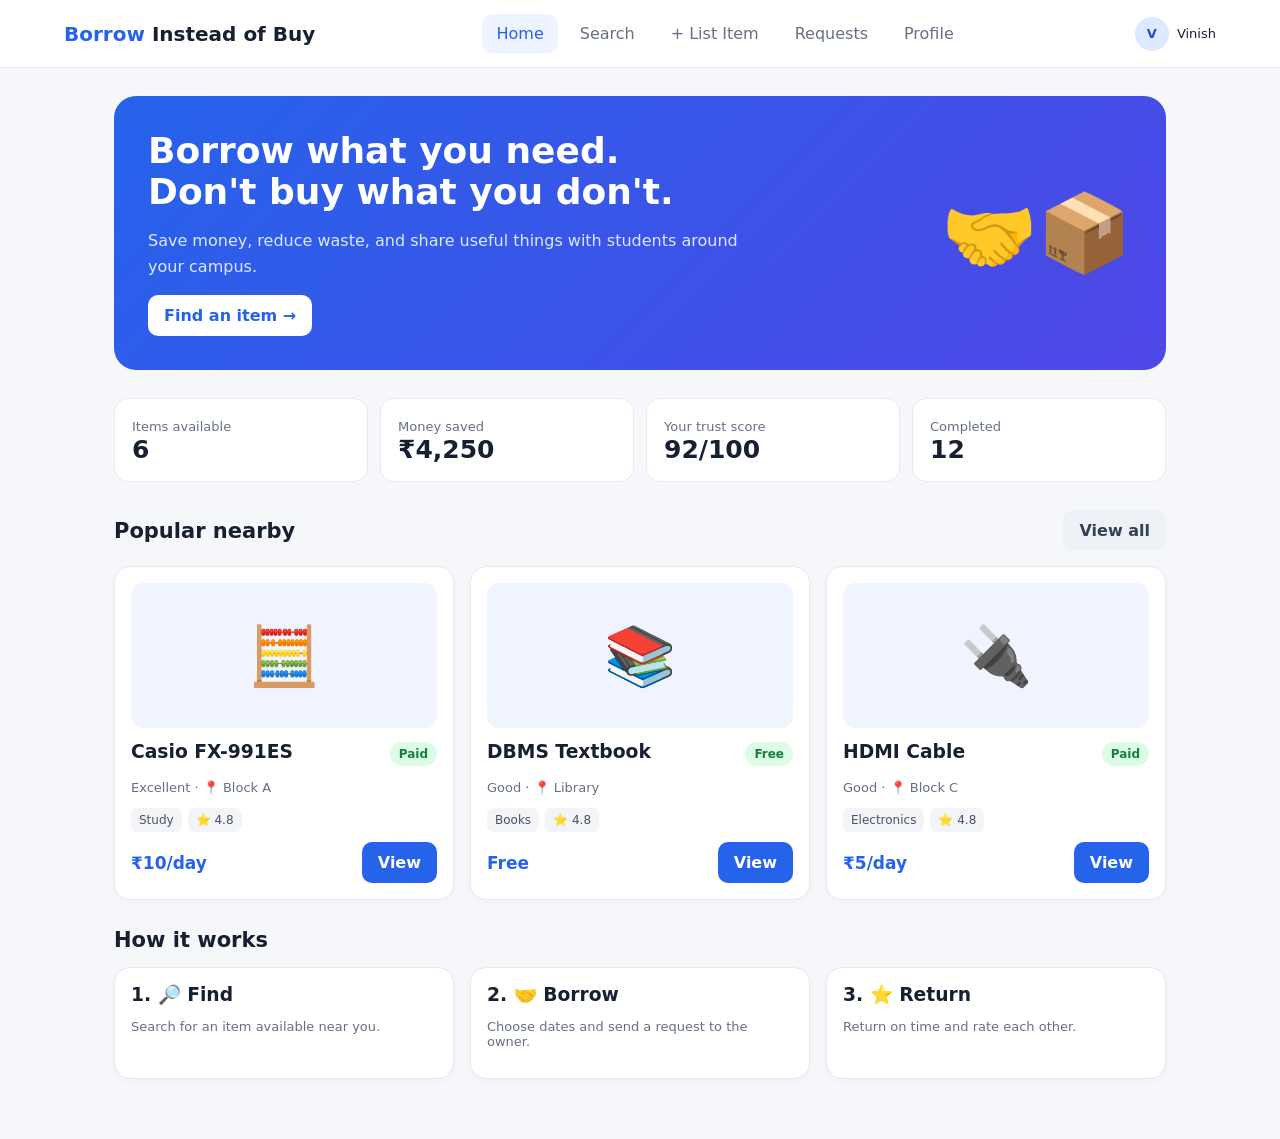
<file: index.html>
<!DOCTYPE html>
<html lang="en">
<head>
<meta charset="UTF-8">
<meta name="viewport" content="width=device-width, initial-scale=1.0">
<title>Borrow Instead of Buy</title>
<link rel="stylesheet" href="style.css">
</head>
<body>
<div id="app"></div>
<script src="app.js"></script>
</body>
</html>
</file>
<file: style.css>
*{box-sizing:border-box}body{margin:0;font-family:Inter,system-ui,-apple-system,Segoe UI,Roboto,Arial,sans-serif;background:#f6f7fb;color:#172033}button,input,select,textarea{font:inherit}button{cursor:pointer;border:0}.app{min-height:100vh}.topbar{height:68px;background:#fff;border-bottom:1px solid #e8eaf0;display:flex;align-items:center;justify-content:space-between;padding:0 5%;position:sticky;top:0;z-index:10}.brand{font-weight:800;font-size:20px;color:#2563eb}.brand span{color:#172033}.nav{display:flex;gap:8px}.nav button{background:transparent;padding:10px 14px;border-radius:10px;color:#667085}.nav button.active,.nav button:hover{background:#eef4ff;color:#2563eb}.user-mini{display:flex;align-items:center;gap:8px;font-size:13px}.avatar{width:34px;height:34px;border-radius:50%;background:#dbeafe;color:#1d4ed8;display:grid;place-items:center;font-weight:700}.main{max-width:1180px;margin:auto;padding:28px 5% 60px}.hero{background:linear-gradient(135deg,#2563eb,#4f46e5);color:#fff;border-radius:22px;padding:34px;display:flex;justify-content:space-between;gap:30px;align-items:center}.hero h1{font-size:36px;margin:0 0 10px}.hero p{max-width:620px;color:#dbeafe;line-height:1.6}.hero-art{font-size:76px}.btn{padding:11px 16px;border-radius:10px;font-weight:700}.primary{background:#2563eb;color:#fff}.white{background:#fff;color:#2563eb}.danger{background:#fee2e2;color:#b91c1c}.ghost{background:#eef2f7;color:#344054}.section{margin-top:28px}.section-head{display:flex;justify-content:space-between;align-items:center;margin-bottom:15px}.section-head h2{margin:0;font-size:21px}.searchbar{display:flex;gap:10px;background:#fff;padding:12px;border:1px solid #e6e8ee;border-radius:14px}.searchbar input{flex:1;border:0;outline:0;padding:8px}.filters{display:flex;gap:8px;flex-wrap:wrap;margin:14px 0}.chip{padding:8px 13px;border-radius:999px;background:#fff;border:1px solid #e4e7ec;color:#667085}.chip.active{background:#eaf2ff;border-color:#b7d1ff;color:#2563eb}.grid{display:grid;grid-template-columns:repeat(3,1fr);gap:16px}.card{background:#fff;border:1px solid #e7e9ef;border-radius:16px;padding:16px;box-shadow:0 2px 8px rgba(16,24,40,.03)}.item-img{height:145px;border-radius:12px;background:#f0f4ff;display:grid;place-items:center;font-size:58px;margin-bottom:13px}.card h3{margin:0 0 5px}.muted{color:#667085;font-size:13px}.price{font-weight:800;color:#2563eb;font-size:17px}.row{display:flex;justify-content:space-between;align-items:center;gap:10px}.tags{display:flex;gap:6px;flex-wrap:wrap;margin:10px 0}.tag{font-size:12px;background:#f2f4f7;padding:5px 8px;border-radius:7px;color:#475467}.stats{display:grid;grid-template-columns:repeat(4,1fr);gap:12px}.stat{background:#fff;border:1px solid #e7e9ef;border-radius:14px;padding:17px}.stat b{font-size:25px;display:block}.form{max-width:680px;background:#fff;border:1px solid #e7e9ef;border-radius:16px;padding:24px}.field{margin-bottom:16px}.field label{display:block;font-weight:700;font-size:13px;margin-bottom:7px}.field input,.field select,.field textarea{width:100%;border:1px solid #d0d5dd;border-radius:9px;padding:11px;outline:none}.field textarea{min-height:90px;resize:vertical}.modal-bg{position:fixed;inset:0;background:rgba(15,23,42,.45);display:grid;place-items:center;z-index:30;padding:20px}.modal{background:#fff;border-radius:18px;max-width:480px;width:100%;padding:24px}.modal h2{margin-top:0}.status{font-size:12px;font-weight:800;padding:5px 9px;border-radius:999px;background:#dcfce7;color:#15803d}.status.pending{background:#fef3c7;color:#a16207}.status.rejected{background:#fee2e2;color:#b91c1c}.empty{padding:40px;text-align:center;color:#667085;background:#fff;border:1px dashed #d0d5dd;border-radius:15px}.profile{display:grid;grid-template-columns:260px 1fr;gap:18px}.profile-box{background:#fff;border:1px solid #e7e9ef;border-radius:16px;padding:22px;text-align:center}.big-avatar{width:80px;height:80px;border-radius:50%;background:#dbeafe;color:#1d4ed8;display:grid;place-items:center;margin:0 auto 12px;font-size:28px;font-weight:800}.list{display:flex;flex-direction:column;gap:12px}.request{background:#fff;border:1px solid #e7e9ef;border-radius:14px;padding:16px}.actions{display:flex;gap:8px;margin-top:12px}.toast{position:fixed;bottom:22px;right:22px;background:#172033;color:#fff;padding:12px 16px;border-radius:10px;z-index:50}@media(max-width:800px){.grid{grid-template-columns:1fr 1fr}.stats{grid-template-columns:1fr 1fr}.profile{grid-template-columns:1fr}.nav button{display:none}.hero{padding:25px}.hero-art{font-size:50px}}@media(max-width:520px){.grid{grid-template-columns:1fr}.hero h1{font-size:28px}.topbar{padding:0 16px}.main{padding:20px 16px 45px}}
</file>
